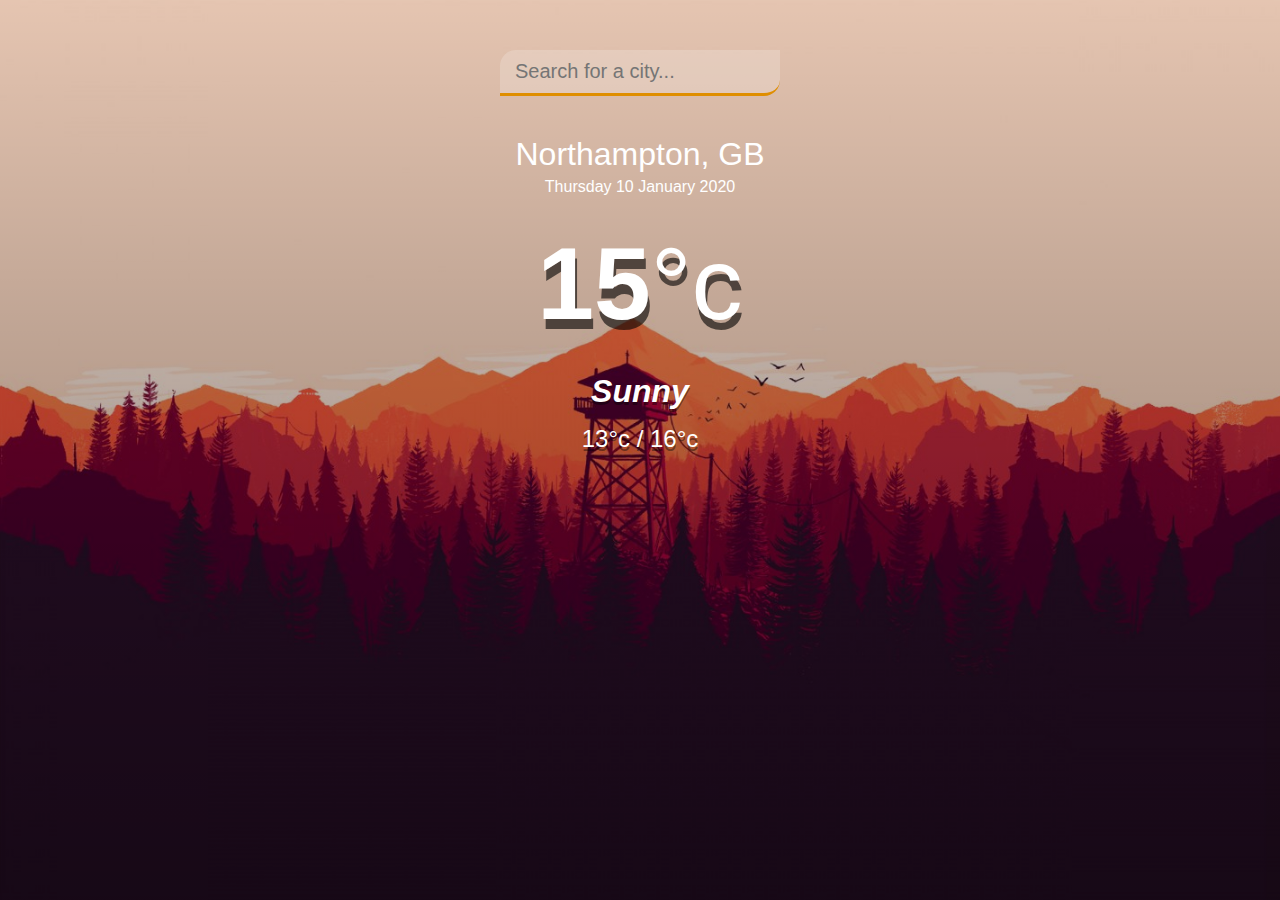
<file: weather-app-js/index.html>
<!DOCTYPE html>
<html lang="en">
<head>
  <meta charset="UTF-8">
  <meta name="viewport" content="width=device-width, initial-scale=1.0">
  <meta http-equiv="X-UA-Compatible" content="ie=edge">
  <title>Weather app</title>
  <link rel="stylesheet" href="main.css" />
</head>
<body>
  <div class="app-wrap">
    <header>
      <input type="text" autocomplete="off" class="search-box" placeholder="Search for a city..." />
    </header>
    <main>
      <section class="location">
        <div class="city">Northampton, GB</div>
        <div class="date">Thursday 10 January 2020</div>
      </section>
      <div class="current">
        <div class="temp">15<span>°c</span></div>
        <div class="weather">Sunny</div>
        <div class="hi-low">13°c / 16°c</div>
      </div>
    </main>
  </div>
    
  <script>
    const api = {
 key: "755ee35648d00466bf09583642733acc",
  base: "https://api.openweathermap.org/data/2.5/"
}

const searchbox = document.querySelector('.search-box');
searchbox.addEventListener("keyup", setQuery);

function setQuery(evt) {
  if (evt.keyCode == 13) {
    getResults(searchbox.value);
  }
}

function getResults (query) {
  fetch(`${api.base}weather?q=${query}&units=metric&APPID=${api.key}`)
    .then(weather => {
      return weather.json();
    }).then(displayResults);
}

function displayResults (weather) {
  let city = document.querySelector('.location .city');
  city.innerText = `${weather.name}, ${weather.sys.country}`;

  let now = new Date();
  let date = document.querySelector('.location .date');
  date.innerText = dateBuilder(now);

  let temp = document.querySelector('.current .temp');
  temp.innerHTML = `${Math.round(weather.main.temp)}<span>°c</span>`;

  let weather_el = document.querySelector('.current .weather');
  weather_el.innerText = weather.weather[0].main;

  let hilow = document.querySelector('.hi-low');
  hilow.innerText = `${Math.round(weather.main.temp_min)}°c / ${Math.round(weather.main.temp_max)}°c`;
}

function dateBuilder (d) {
  let months = ["January", "February", "March", "April", "May", "June", "July", "August", "September", "October", "November", "December"];
  let days = ["Sunday", "Monday", "Tuesday", "Wednesday", "Thursday", "Friday", "Saturday"];

  let day = days[d.getDay()];
  let date = d.getDate();
  let month = months[d.getMonth()];
  let year = d.getFullYear();

  return `${day} ${date} ${month} ${year}`;
}
    </script>
</body>
</html>
</file>
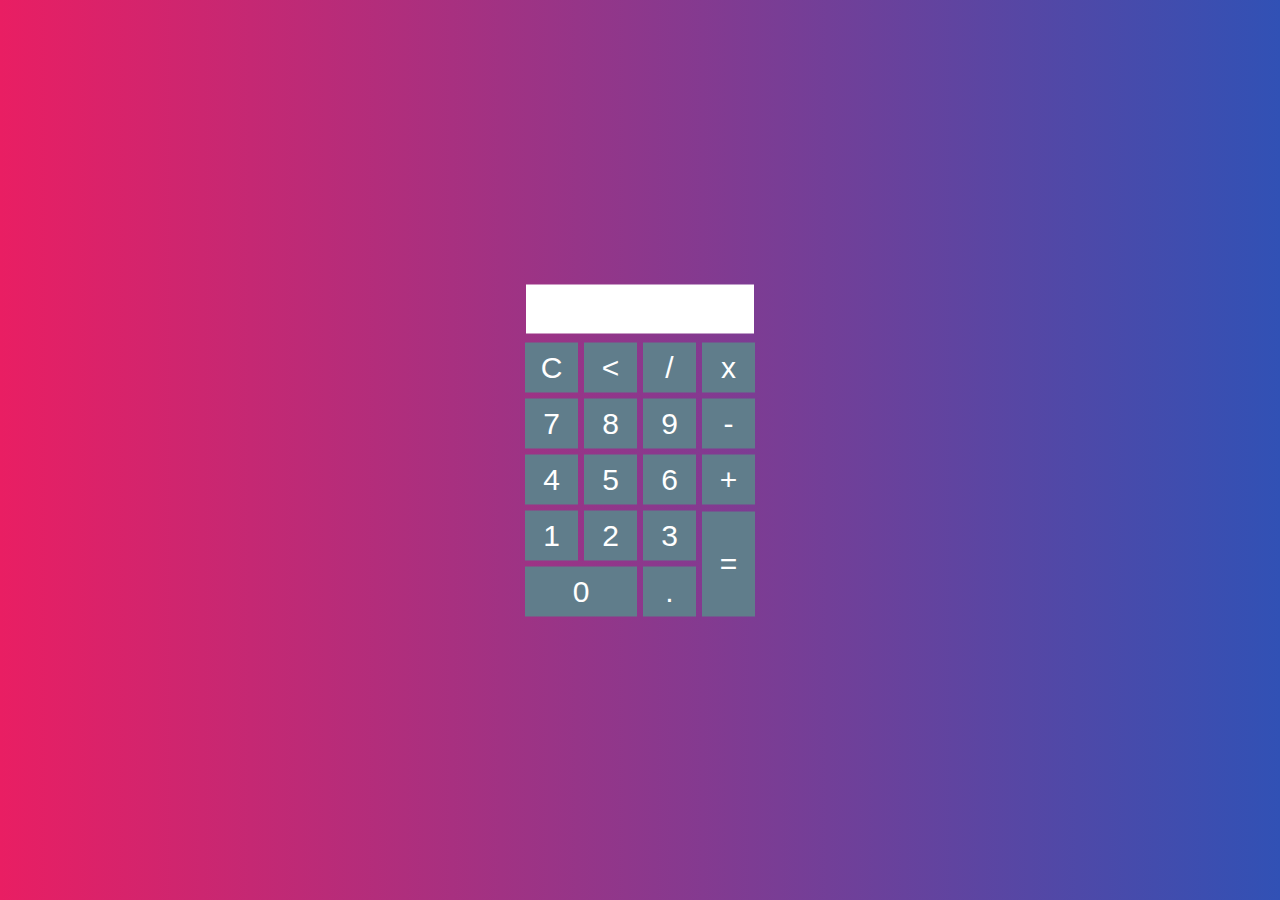
<file: Calculator/Calculator.html>
<html>
  <head>
    <style>
      *{
         margin:0;
         padding:0;
       }

    .button
       {
         width:53;
         height:50;
         font-size:30;
         margin:2;
         cursor:pointer;
         background:#607d8b;
         border:none;
         color:white;
       }

    .textview
      {
         width:228;
         margin:5;
         font-size:25;
         padding:10;
         border:none;
         color:#607d8b;
      }
      
    .main
      {
         position:absolute;
         top:50%;
         left:50%;
         transform:translateX(-50%)translateY(-50%)
      }  
    
    .bg
      {
         background:linear-gradient(to right, #e91e63, #3151b5);
         height:100%;
      }     
</style>
<script>
function insert(num){
document.form.textview.value=document.form.textview.value+num;
}

function equal(){
var exp=document.form.textview.value;
if(exp){
document.form.textview.value=eval(exp);
}}

function clean(){
document.form.textview.value="";
}

function back(){
var exp = document.form.textview.value;
document.form.textview.value=exp.substring(0,exp.length-1);
}
  </script>
</head>
<body>
<div class="bg"></div>
<div class="main">
<form name="form">
<input class="textview" name="textview">
</form>
<table>
       <tr>
<td> <input type="button" class="button" value="C" onclick="clean()"></td>
<td> <input type="button" class="button" value="<" onclick="back()"></td>
<td> <input type="button" class="button" value="/" onclick="insert('/')"></td>
<td> <input type="button" class="button" value="x" onclick="insert('*')"></td>
       </tr>
       <tr>
<td> <input type="button" class="button" value="7" onclick="insert(7)"></td>
<td> <input type="button" class="button" value="8" onclick="insert(8)"></td>
<td> <input type="button" class="button" value="9" onclick="insert(9)"></td>
<td> <input type="button" class="button" value="-"onclick="insert('-')"></td>
       </tr>
       <tr>
<td> <input type="button" class="button" value="4" onclick="insert(4)"></td>
<td> <input type="button" class="button" value="5" onclick="insert(5)"></td>
<td> <input type="button" class="button" value="6" onclick="insert(6)"></td>
<td> <input type="button" class="button" value="+" onclick="insert('+')"></td>
        </tr>
        <tr>
<td> <input type="button" class="button" value="1" onclick="insert(1)"></td>
<td> <input type="button" class="button" value="2" onclick="insert(2)"></td>
<td> <input type="button" class="button" value="3" onclick="insert(3)"></td>
<td rowspan=5> <input type="button" style="height:105px" class="button" value="=" onclick="equal()"></td>
        </tr>
        <tr>
<td colspan=2><input type="button" style="width:112px" class="button"value="0" onclick="insert(0)"></td>
<td > <input type="button" class="button" value="." onclick="insert('.')"></td>
        </tr>
      </table>
    </div>
  </body>
</html>
</file>
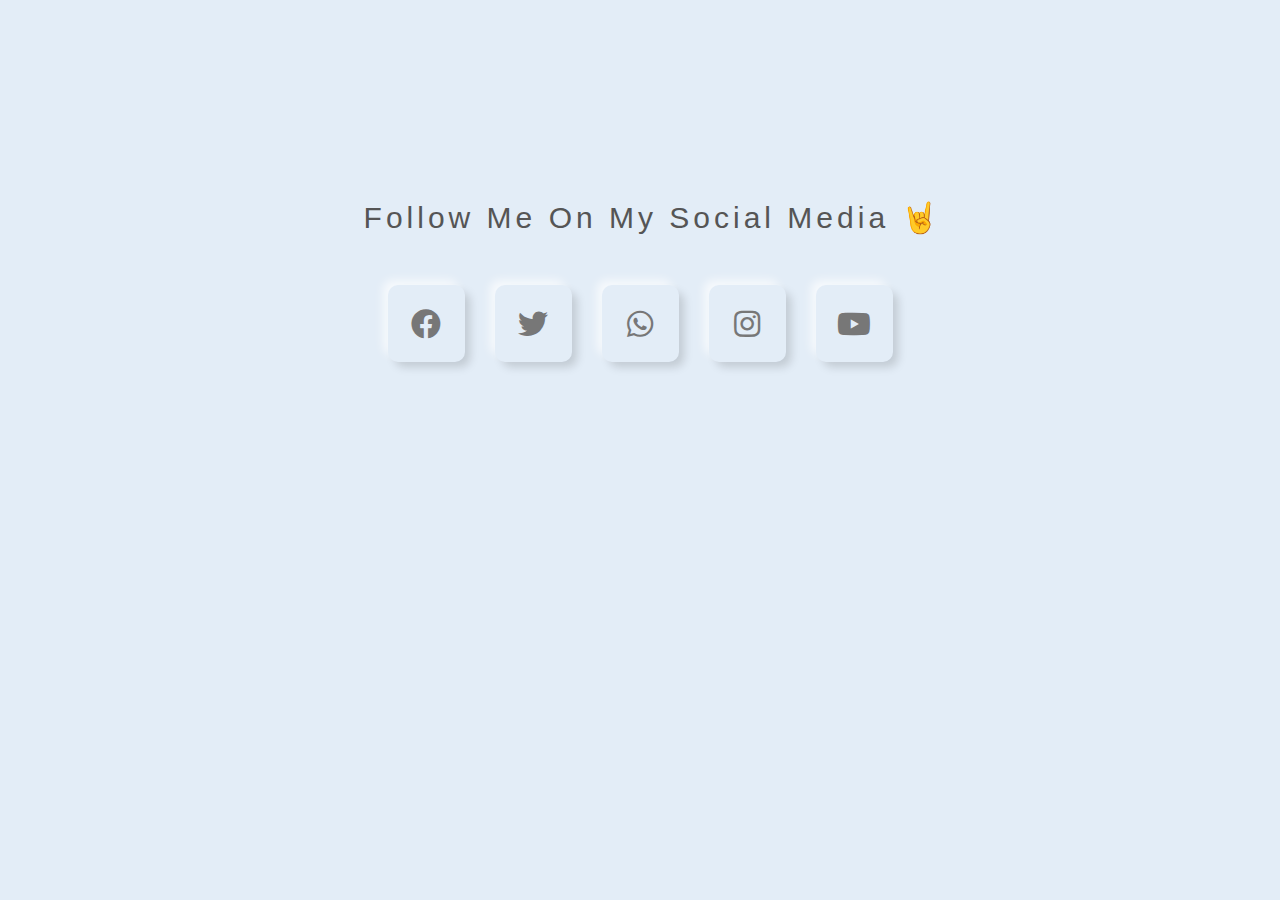
<file: Neomorphism/html.html>
<html>
<head>
    <!--meta name="viewport" content="width=device-width, initial-scale=1.0"-->
    <title>Neomorphism UI Design </title>
    <link rel="stylesheet" href="style.css">
    <link rel="stylesheet" href="https://cdnjs.cloudflare.com/ajax/libs/font-awesome/5.13.0/css/all.min.css"> 
    </head>
    <body>
        <h1>Follow Me On My Social Media 🤘</h1>
        <div class="social-media">
             <a href="#"><i class="fab fa-facebook"></i></a>
             <a href="#"><i class="fab fa-twitter"></i></a>
             <a href="#"><i class="fab fa-whatsapp"></i></a>
             <a href="#"><i class="fab fa-instagram"></i></a>
             <a href="#"><i class="fab fa-youtube"></i></a>
        
        </div>
    
    </body>
</html>
</file>
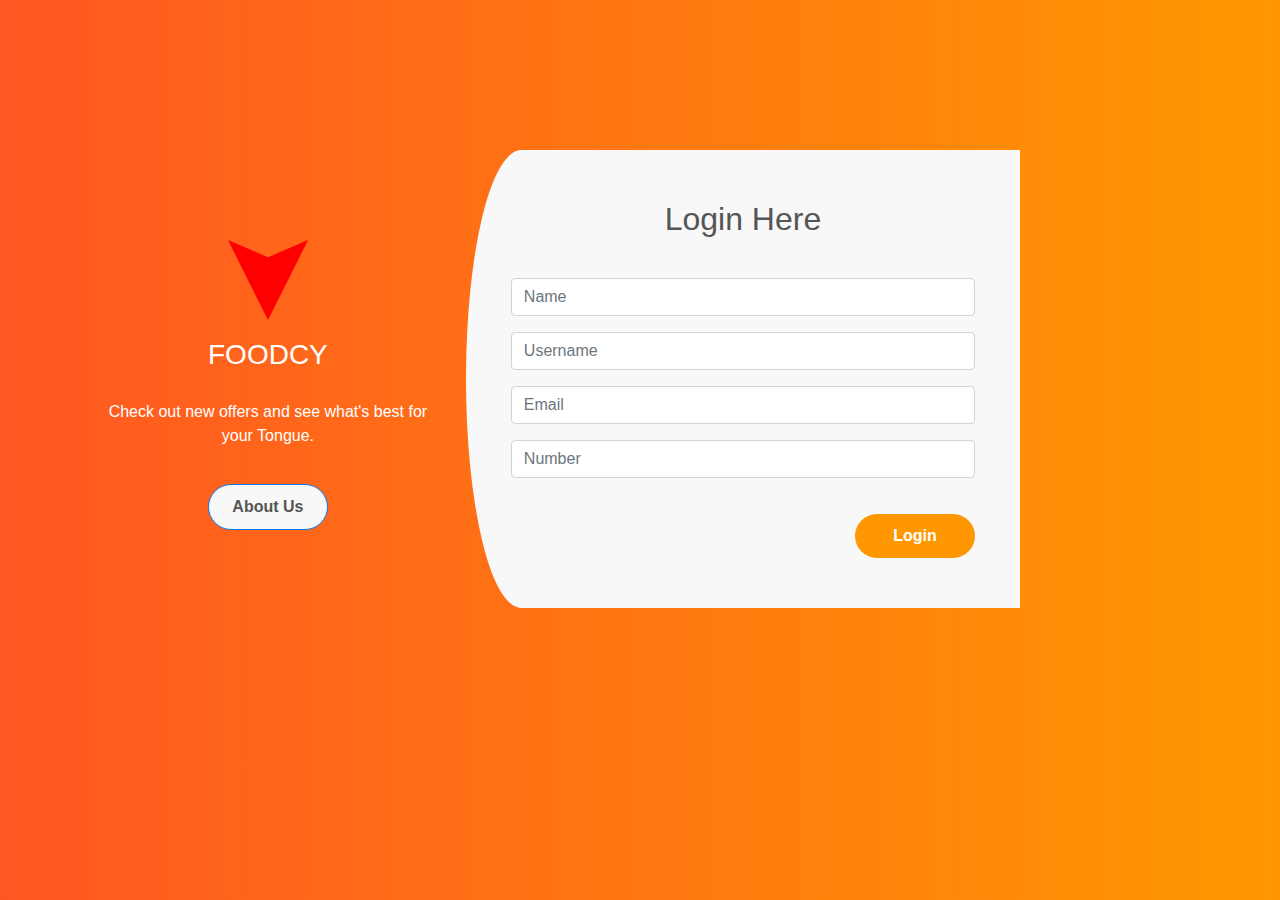
<file: Registration Page/Register.html>
<html>
<head>
    <title>
    Registration Page Design</title>
    <link rel="stylesheet" href="style.css">
<link rel ="stylesheet" href="https://stackpath.bootstrapcdn.com/bootstrap/4.1.3/css/bootstrap.min.css">
    </head>
<body>
    <div class="container">
    <div class="row">
        <div class="col-md-10 offset=md-1">
        <div class="row">
            <div class="col-md-5 register-left">
                <img id="arrow" src="images/kisspng-line-triangle-point-red-down-arrow-png-photos-5a77bb7a8747e7.2838823315177962185541.png" >
            <h3>FOODCY</h3>
                <p> Check out new offers and see what's best for your Tongue.</p>
            <button type="button" class="btn btn-primary">About Us</button>    
            </div>
            <div class="col-md-7 register-right" id="box">
            <h2 id="login">Login Here</h2>
                <div class="register-form">
                    <div class="form-group">
                    <input type="text" id="name" class="form-control" placeholder="Name">
                    </div>
                      <div class="form-group">
                    <input type="text" id="username" class="form-control" placeholder="Username">
                    </div>
                      <div class="form-group">
                    <input type="email" id="email" class="form-control" placeholder="Email">
                    </div>
                      <div class="form-group">
                    <input type="number" id="number" class="form-control" placeholder="Number">
                    </div>
                    <button onclick="myFunction()" type=
"button" class="btn btn-primary">Login</button>  

                </div>
            </div>
            </div>
            </div>
            </div>
            </div>
            <script src="javascript.js"></script>
    </body>
</html>
</file>
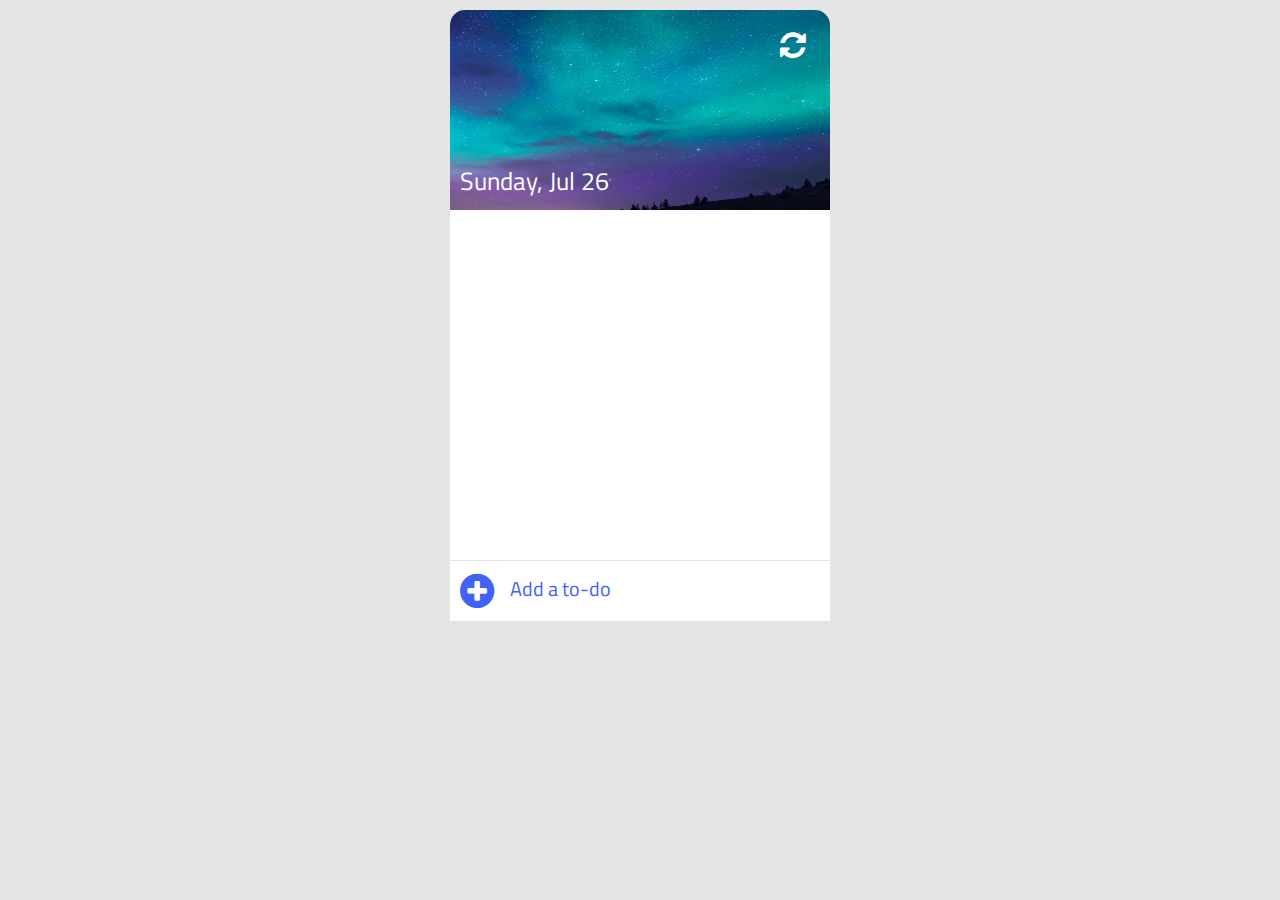
<file: todo list/App ToDo.html>
<!--HTML CODE -->  
<!DOCTYPE html>
<html lang="en">
  <head>
    <meta charset="utf-8">
    <meta http-equiv="X-UA-Compatible" content="ie-edge">
    <title>ToDo list </title>
    <link rel="stylesheet" href="css/style.css">
    <link rel="stylesheet" href="css/font-awesome.css">
    <link rel="stylesheet" href="https://fonts.googleapis.com/css?family=Titillium+Web">
    </head>
    <body>
        <div class="container">
           <div class="header">
              <div class="clear">
                 <i class="fa fa-refresh" aria-hidden="true"></i>
              </div>
              <div id="date"></div>
           </div>
              <div class="content">
                <ul id="list"></ul>
              </div>
           <div class="add-to-do">
              <i class="fa fa-plus-circle" aria-hidden="true"></i>
              <input type="text" id="item" placeholder="Add a to-do">
           </div>
        </div>
 <!--HTML CODE -->       
        
<!-- JAVASCRIPT CODE -->        
<script>
    
const clear=document.querySelector(".clear");
const dateElement=document.getElementById("date");
const list=document.getElementById("list");
const input=document.getElementById("item");

//classes names
const CHECK="fa-check-circle";
const UNCHECK="fa-circle-thin";
const LINE_THROUGH="lineThrough";

//Variables
let LIST, id;

//get item from local storage
let data = localStorage.getItem("TODO");

//check if data is not empty
if(data){
    LIST = JSON.parse(data);
    id = LIST.length; // set the id to the last one in the list
    loadList(LIST);
}
else{
    LIST=[];
    id=0;
}

//load items to the user's interface
function loadList(array){
    array.forEach(function(item){
        addToDo(item.name, item.id, item.done, item.trash);
    });
}

// clear the local storage
clear.addEventListener("click", function(){
    localStorage.clear();
    location.reload();
});

//show todays date
const options={weekday:"long", month:"short", day:"numeric"};
const today=new Date();
dateElement.innerHTML=today.toLocaleDateString("en-US",options);

//add to do function
function addToDo(todo,id ,done, trash){
    
    if(trash){ return; }
    
    const DONE = done?CHECK : UNCHECK;
    const LINE=done?LINE_THROUGH:"";
    
     const item = `<li class="item">
<i class="fa ${DONE} co" job="complete" id="${id}"></i>
<p class="text ${LINE}">${todo}</p>
<i class="fa fa-trash-o de" job="delete" id="${id}"></i>
</li>
`;
    const position ="beforeend";
    
    list.insertAdjacentHTML(position, item);
}

//add an item to the list user the enter Key
document.addEventListener("keyup",function(even){
    if(event.keyCode == 13){
        const todo =input.value;
        
        //if the input isn't empty
        if(todo){
            addToDo(todo,id,false,false);
            
            LIST.push({
               name:todo,
                id: id,
                done:false,
                trash:false
            });
            
// add item to local storage
localStorage.setItem("TODO", JSON.stringify(LIST));
            id++;
        }
input.value="";
    }
});

//complete to do
function completeToDo(element){
    element.classList.toggle(CHECK);
    element.classList.toggle(UNCHECK);
    element.parentNode.querySelector(".text").classList.toggle(LINE_THROUGH);
    
    LIST[element.id].done = LIST[element.id].done ? false : true;
}

//remove to do
function removeToDo(element){
    element.parentNode.parentNode.removeChild(element.parentNode);
    
    LIST[element.id].trash = true;
}

//target the items created dynamically
list.addEventListener("click", function(event){
   const element = event.target;
    const elementJob=element.attributes.job.value;
    
    if(elementJob == "complete"){
        completeToDo(element);
    }
    else if(elementJob == "delete"){
        removeToDo(element);
    }
    
// add item to local storage
localStorage.setItem("TODO", JSON.stringify(LIST));
});

</script>
    
</body>
    </html>
<!-- JAVASCRIPT CODE -->
</file>
<file: weather-app-js/main.css>
* {
  margin: 0;
  padding: 0;
  box-sizing: border-box;
}

body {
  font-family: 'montserrat', sans-serif;
  background-image: url('bg.jpg');
  background-size: cover;
  background-position: top center;
}

.app-wrap {
  display: flex;
  flex-direction: column;
  min-height: 100vh;
  background-image: linear-gradient(to bottom, rgba(0, 0, 0, 0.1), rgba(0, 0, 0, 0.5));
}

header {
  display: flex;
  justify-content: center;
  align-items: center;
  padding: 50px 15px 15px;
}

header input {
  width: 100%;
  max-width: 280px;
  padding: 10px 15px;
  border: none;
  outline: none;
  background-color: rgba(255, 255, 255, 0.2);
  border-radius: 16px 0px 16px 0px;
  border-bottom: 3px solid #DF8E00;
  
  color: #313131;
  font-size: 20px;
  font-weight: 300;
  transition: 0.2s ease-out;
}

header input:hover {
  background-color: rgba(255, 255, 255, 0.8);
}

main {
  flex: 1 1 100%;
  padding: 25px 25px 50px;
  display: flex;
  flex-direction: column;
  align-items: center;
  text-align: center;
}

.location .city {
  color: #FFF;
  font-size: 32px;
  font-weight: 500;
  margin-bottom: 5px;
}

.location .date {
  color: #FFF;
  font-size: 16px;
}

.current .temp {
  color: #FFF;
  font-size: 102px;
  font-weight: 900;
  margin: 30px 0px;
  text-shadow: 2px 10px rgba(0, 0, 0, 0.6);
}

.current .temp span {
  font-weight: 400;
}

.current .weather {
  color: #FFF;
  font-size: 32px;
  font-weight: 700;
  font-style: italic;
  margin-bottom: 15px;
  text-shadow: 0px 3px rgba(0, 0, 0, 0.4);
}

.current .hi-low {
  color: #FFF;
  font-size: 24px;
  font-weight: 500;
  text-shadow: 0px 4px rgba(0, 0, 0, 0.4);
}
</file>
<file: Neomorphism/style.css>
*{
    margin:0;
    padding: 0;
    
}
body{
    background: #e3edf7;
}
h1{
    font-family: sans-serif;
    font-weight: normal;
    font-size: 30px;
    letter-spacing: 4px;
    padding: 200px 0 50px 26px;
    color: #555;
    text-align: center;
}

.social-media{
    display:flex;
    justify-content:center;
    
}
a{
    display: flex;
    background:  #e3edf7;
    height: 75px;
    width: 75px;
    margin: 0 15px;
    border-radius: 10px;
    align-items: center;
    justify-content: center;
    text-decoration: none;
    box-shadow: 6px 6px 10px -1px rgba(0,0,0,0.15), -6px -6px 10px -1px rgba(255,255,255,0.7); 
    border: 1px solid rgba(0,0,0,0);
    transition: transform 0.5s;
}
a i {
    font-size: 30px;
    color: #777;
    transition: transform 0.5s;
}

a:hover{
     box-shadow: inset 4px 4px 6px -1px rgba(0,0,0,0.2),
                 inset -4px -4px 6px -1px rgba(255,255,255,0.7),
                  -0.5px -0.5px 0px rgba(255,255,255,1),
                  0.5px 0.5px 0px rgba(0,0,0,0.15);
                  0px 12px 10px -10px rgba(0,0,0,0.05);
    
    border: 1px solid rgba(0,0,0,0.01);
    
    transform:translateY(-10px);
    
}
a:hover i{
    transform: scale(0.90);
}

a:hover .fa-facebook{
    color: #3b5998;
    
}
a:hover .fa-whatsapp{
    color: #4fce5d;
}
a:hover .fa-twitter{
    color: #00acee;
}
a:hover .fa-instagram{
    color: #f14843;
}
a:hover .fa-youtube{
    color: #f00;
}
</file>
<file: Registration Page/style.css>
body{
    background-image: linear-gradient(to right, #ff5722, #ff9800);
    margin-top: 150px !important;
}
.register-left{
    text-align: center;
    color: #fff;
    padding: 30px;
}
.register-left img{
    margin-top: 60px;
    margin-bottom: 18px;
    width: 80px;
    animation: mover 1.2s infinite alternate;
}
.register-left p{
    padding: 20px 20px 0;
}
.register-left .btn-primary{
    border-radius: 1.5rem;
    width: 120px;
    background: #f8f8f8;
    font-weight: 600;
    color: #555;
    margin-top: 20px;
    padding: 10px;
}
.register-left .btn-primary:hover{
  background: #000;
}
.register-right
{
    border:none;
    background: #f8f8f8;
    border-top-left-radius: 10% 50%;
    border-bottom-left-radius: 10% 50%;
    padding: 50px;
}
.register-right h2{
    text-align: center;
    margin-bottom: 10px;
    color: #555;
}
.register-form{
    padding:30px;
}
.register-right .btn-primary{
    float: right;
    border-radius: 1.5rem;
    border: none;
    width: 120px;
    background: #ff9800;;
    font-weight: 600;
    color: #fff;
    margin-top: 20px;
    padding: 10px;
}

.register-right .btn-primary:hover{
    background: #ff5722;
}

@keyframes mover{
    0%{transform: translateY(0);}
    100%{transform: translateY(-20px);}
}
}
</file>
<file: todo list/css/style.css>
/* ------------ youtube.com/CodeExplained ------------ */
body{
    padding: 0;
    margin: 0;
    background-color: rgba(0,0,0,0.1);
    font-family: 'Titillium Web', sans-serif;
}

/* ------------ container ------------ */
.container{
    padding:10px;
    width:380px;
    margin:0 auto;
}

/* ------------ header ------------ */
.header{
    width: 380px;
    height:200px;
    background-image: url('../img/bg2.jpg');
    background-size: 100% 200%;
    background-repeat: no-repeat;
    border-radius: 15px 15px 0 0;
    position: relative;
}
.clear{
    width : 30px;
    height: 30px;
    position: absolute;
    right:20px;
    top: 20px;
}
.clear i{
    font-size: 30px;
    color: #FFF;
}
.clear i:hover{
    cursor: pointer;
    text-shadow: 1px 3px 5px #000;
    transform: rotate(45deg);
}
#date{
    position: absolute;
    bottom: 10px;
    left: 10px;
    color: #FFF;
    font-size: 25px;
    font-family: 'Titillium Web', sans-serif;
}

/* ------------ content ------------ */
.content{
    width:380px;
    height: 350px;
    max-height:350px;
    background-color: #FFF;
    overflow: auto;
}
.content::-webkit-scrollbar { 
    display: none; 
}
.content ul{
    padding:0;
    margin:0;
}
.item{
    width:380px;
    height: 45px;
    min-height: 45px;
    position: relative;
    border-bottom: 1px solid rgba(0,0,0,0.1);
    list-style: none;
    padding: 0;
    margin: 0;
}
.item i.co{
    position: absolute;
    font-size: 25px;
    padding-left:5px;
    left:15px;
    top:10px;
}
.item i.co:hover{
    cursor: pointer;
}
.fa-check-circle{
    color:blue;
}
.item p.text{
    position: absolute;
    padding:0;
    margin:0;
    font-size: 20px;
    left:50px;
    top:6px;
    background-color: #FFF;
    max-width:285px;
}
.lineThrough{
    text-decoration: line-through;
    color : #ccc;
}
.item i.de{
    position: absolute;
    font-size: 25px;
    right:15px;
    top:10px;
}
.item i.de:hover{
    color:#af0000;
    cursor: pointer;
}
/* ------------ add item ------------ */
.add-to-do{
    position: relative;
    width: 360px;
    height:40px;
    background-color: #FFF;
    padding: 10px;
    border-top: 1px solid rgba(0,0,0,0.1);
}
.add-to-do i{
    position: absolute;
    font-size: 40px;
    color: #4162f6;
}

.add-to-do input{
    position: absolute;
    left: 50px;
    height: 35px;
    width: 310px;
    background-color: transparent;
    border: none;
    font-size: 20px;
    padding-left:10px;
}
.add-to-do input::-webkit-input-placeholder { /* Chrome/Opera/Safari */
    color: #4162f6;
    font-family: 'Titillium Web', sans-serif;
    font-size: 20px;
}
.add-to-do input::-moz-placeholder { /* Firefox 19+ */
    color: #4162f6;
    font-family: 'Titillium Web', sans-serif;
    font-size: 20px;
}
.add-to-do input:-ms-input-placeholder { /* IE 10+ */
    color: #4162f6;
    font-family: 'Titillium Web', sans-serif;
    font-size: 20px;
}
.add-to-do input:-moz-placeholder { /* Firefox 18- */
    color: #4162f6;
    font-family: 'Titillium Web', sans-serif;
    font-size: 20px;
}
</file>
